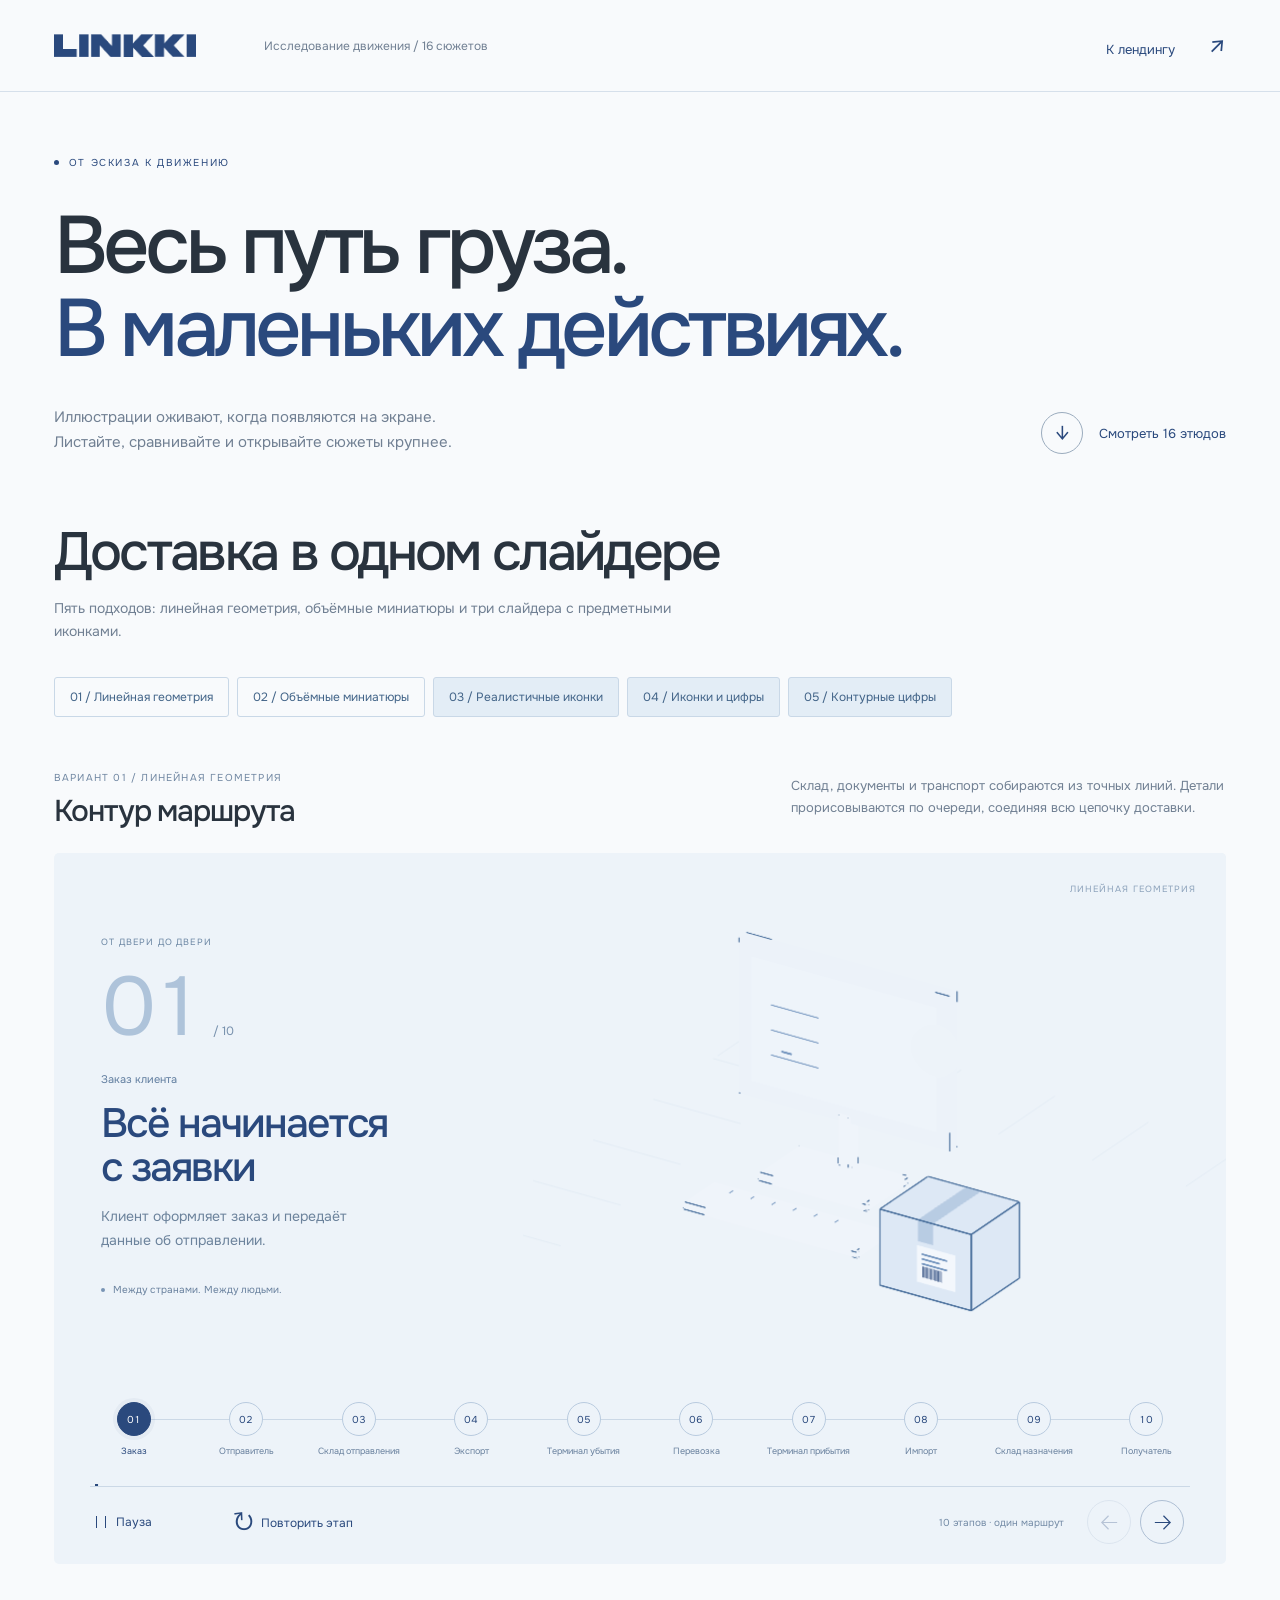
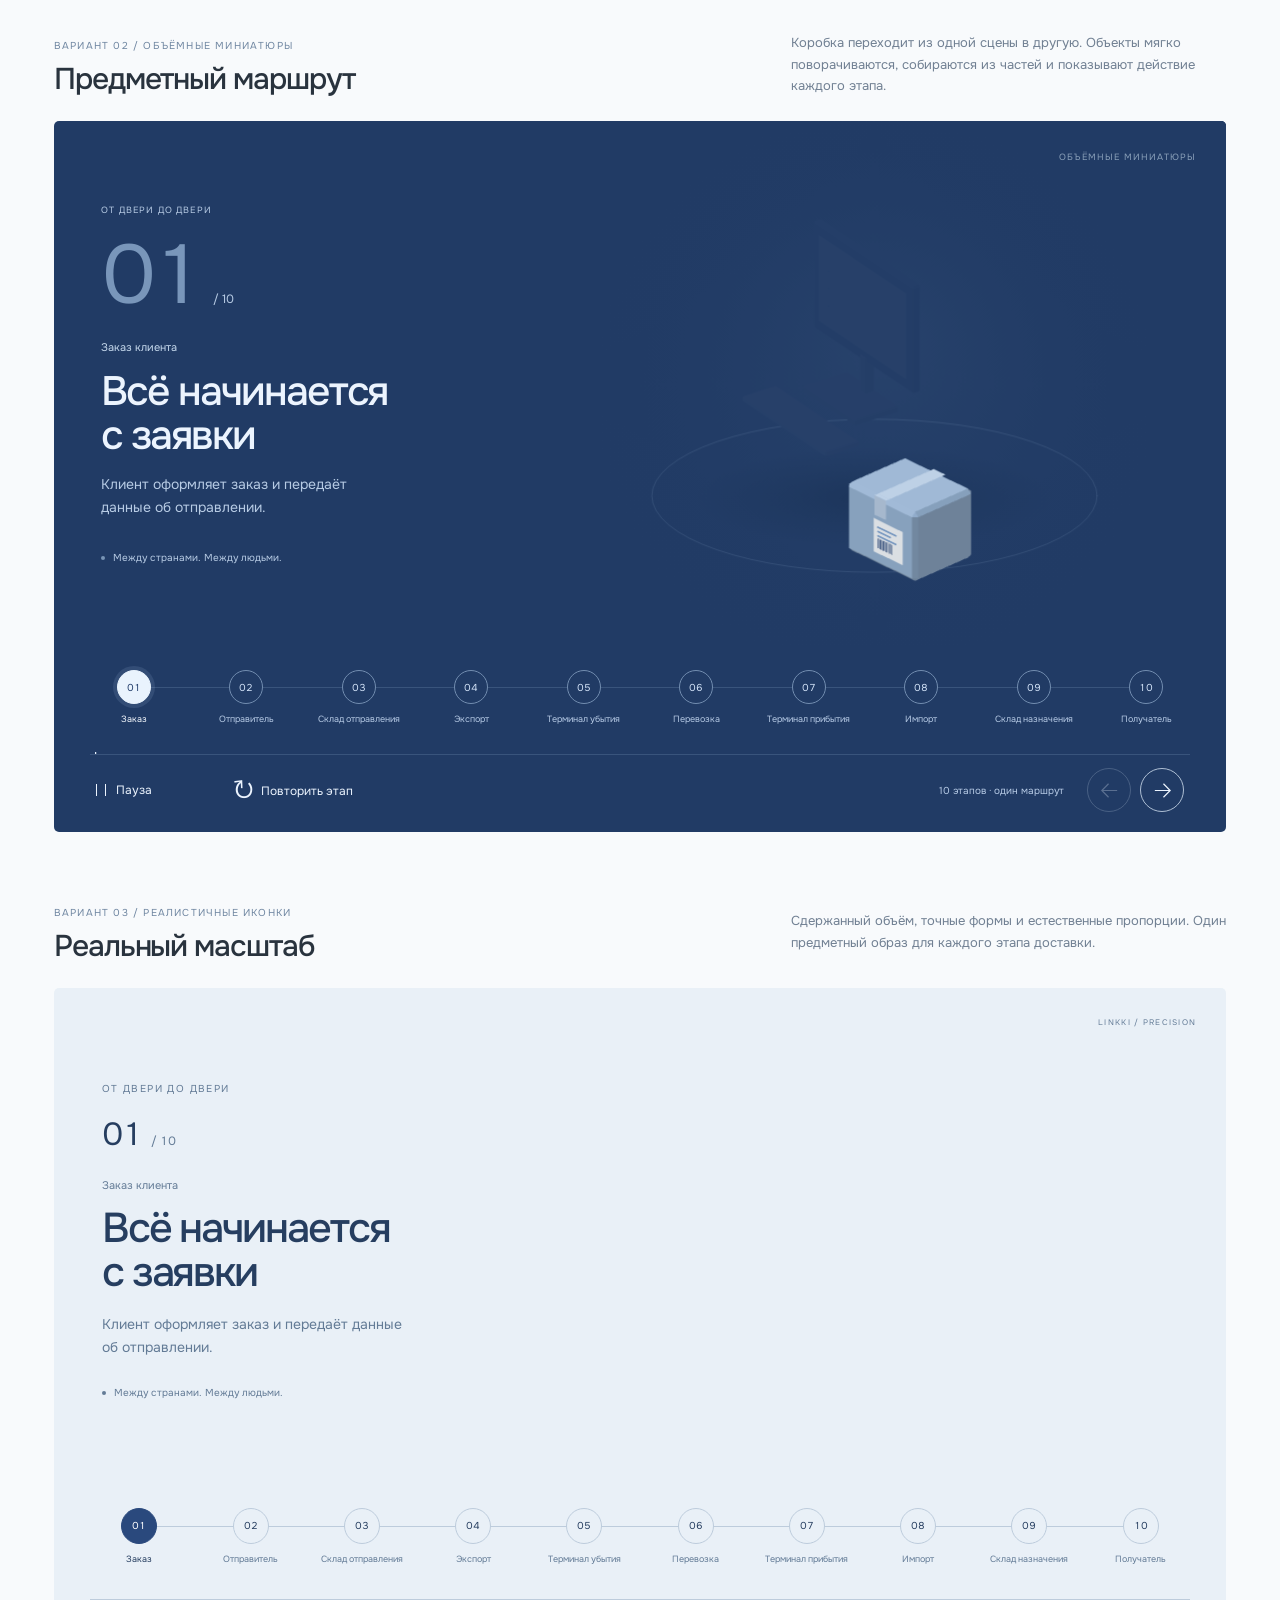
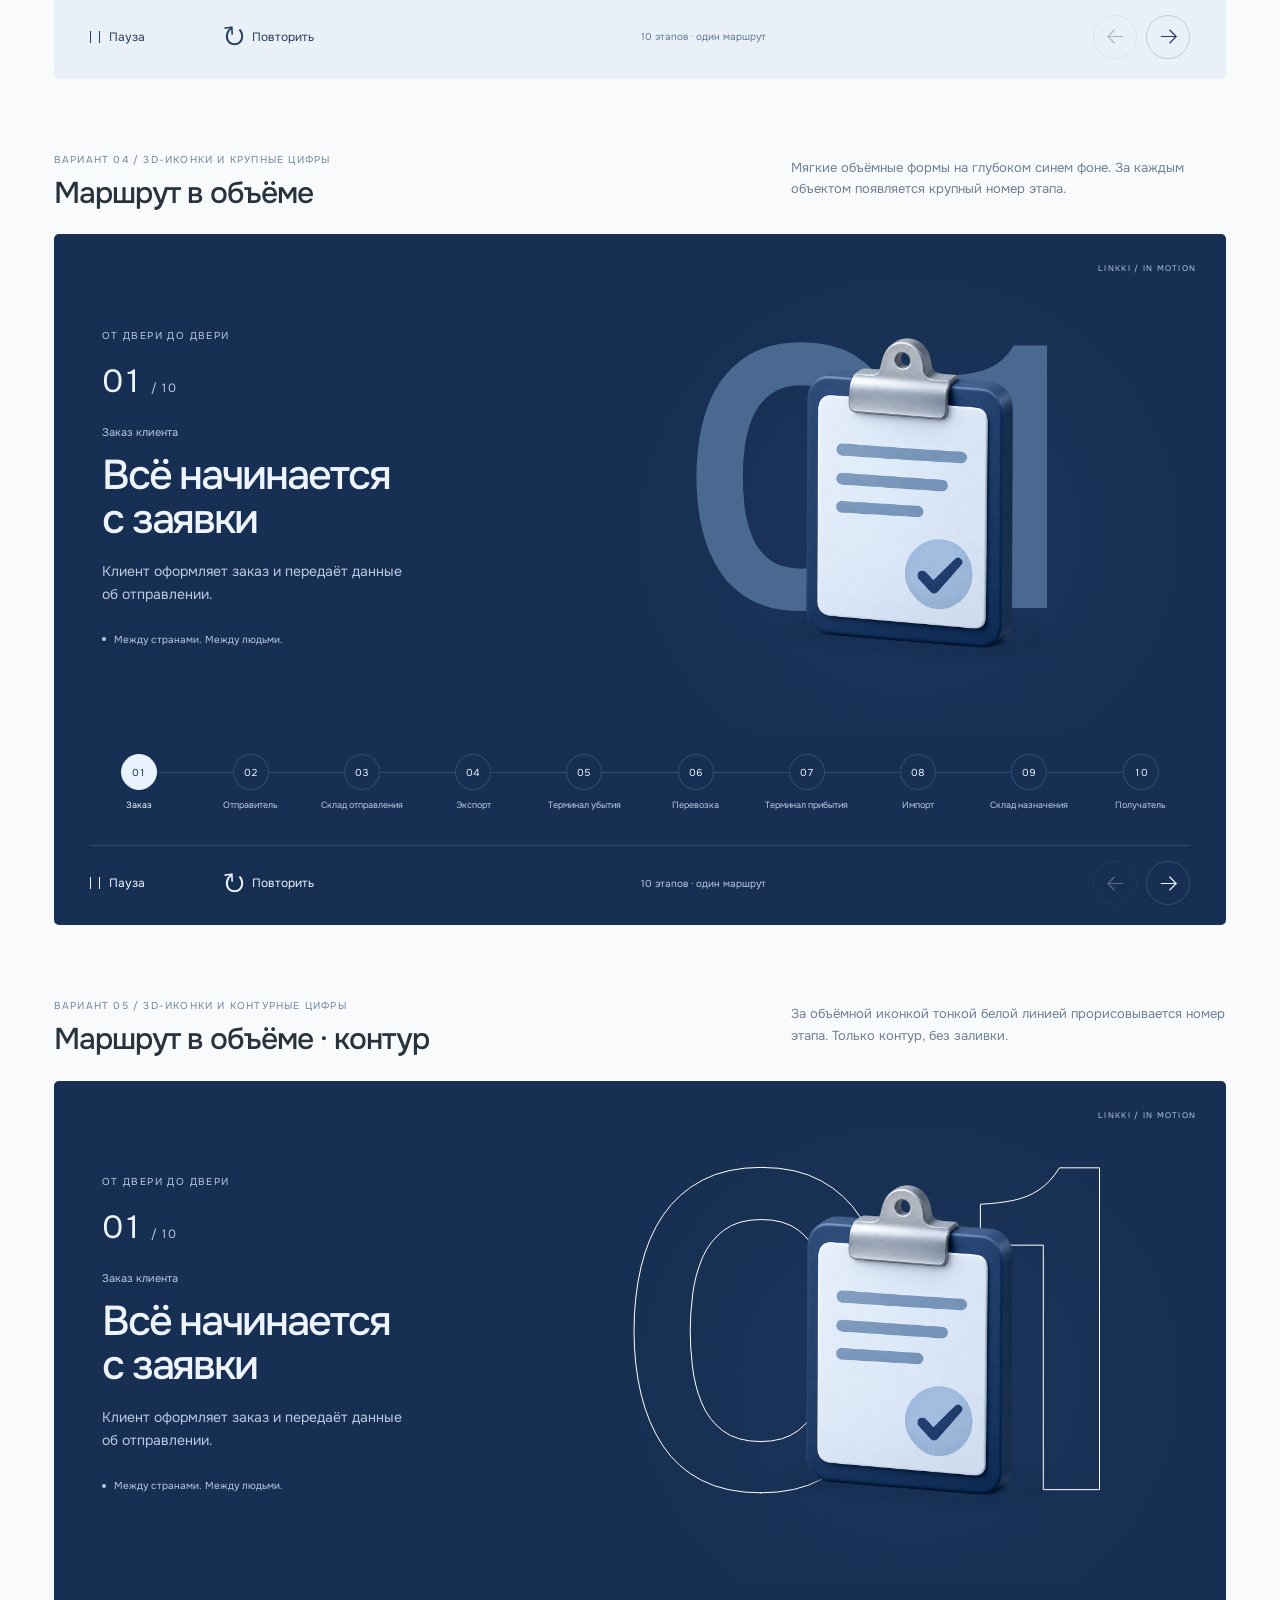
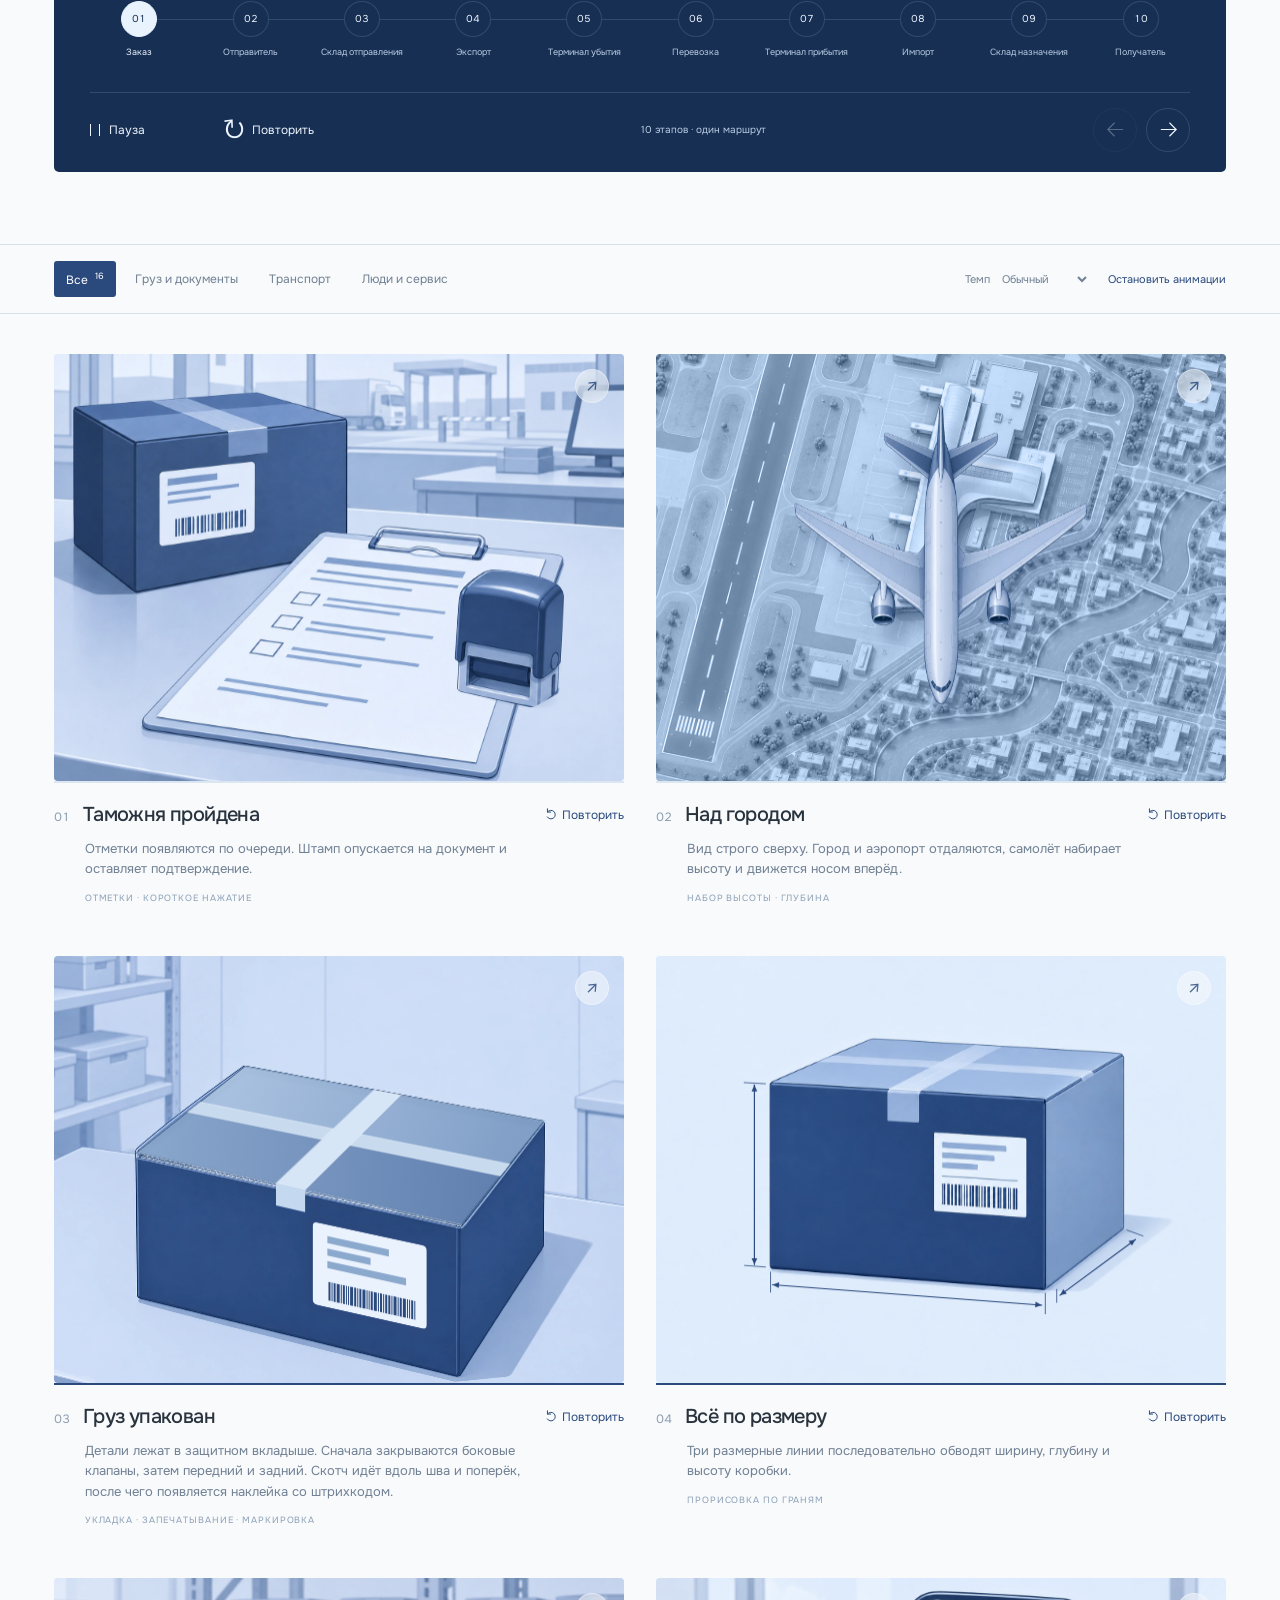
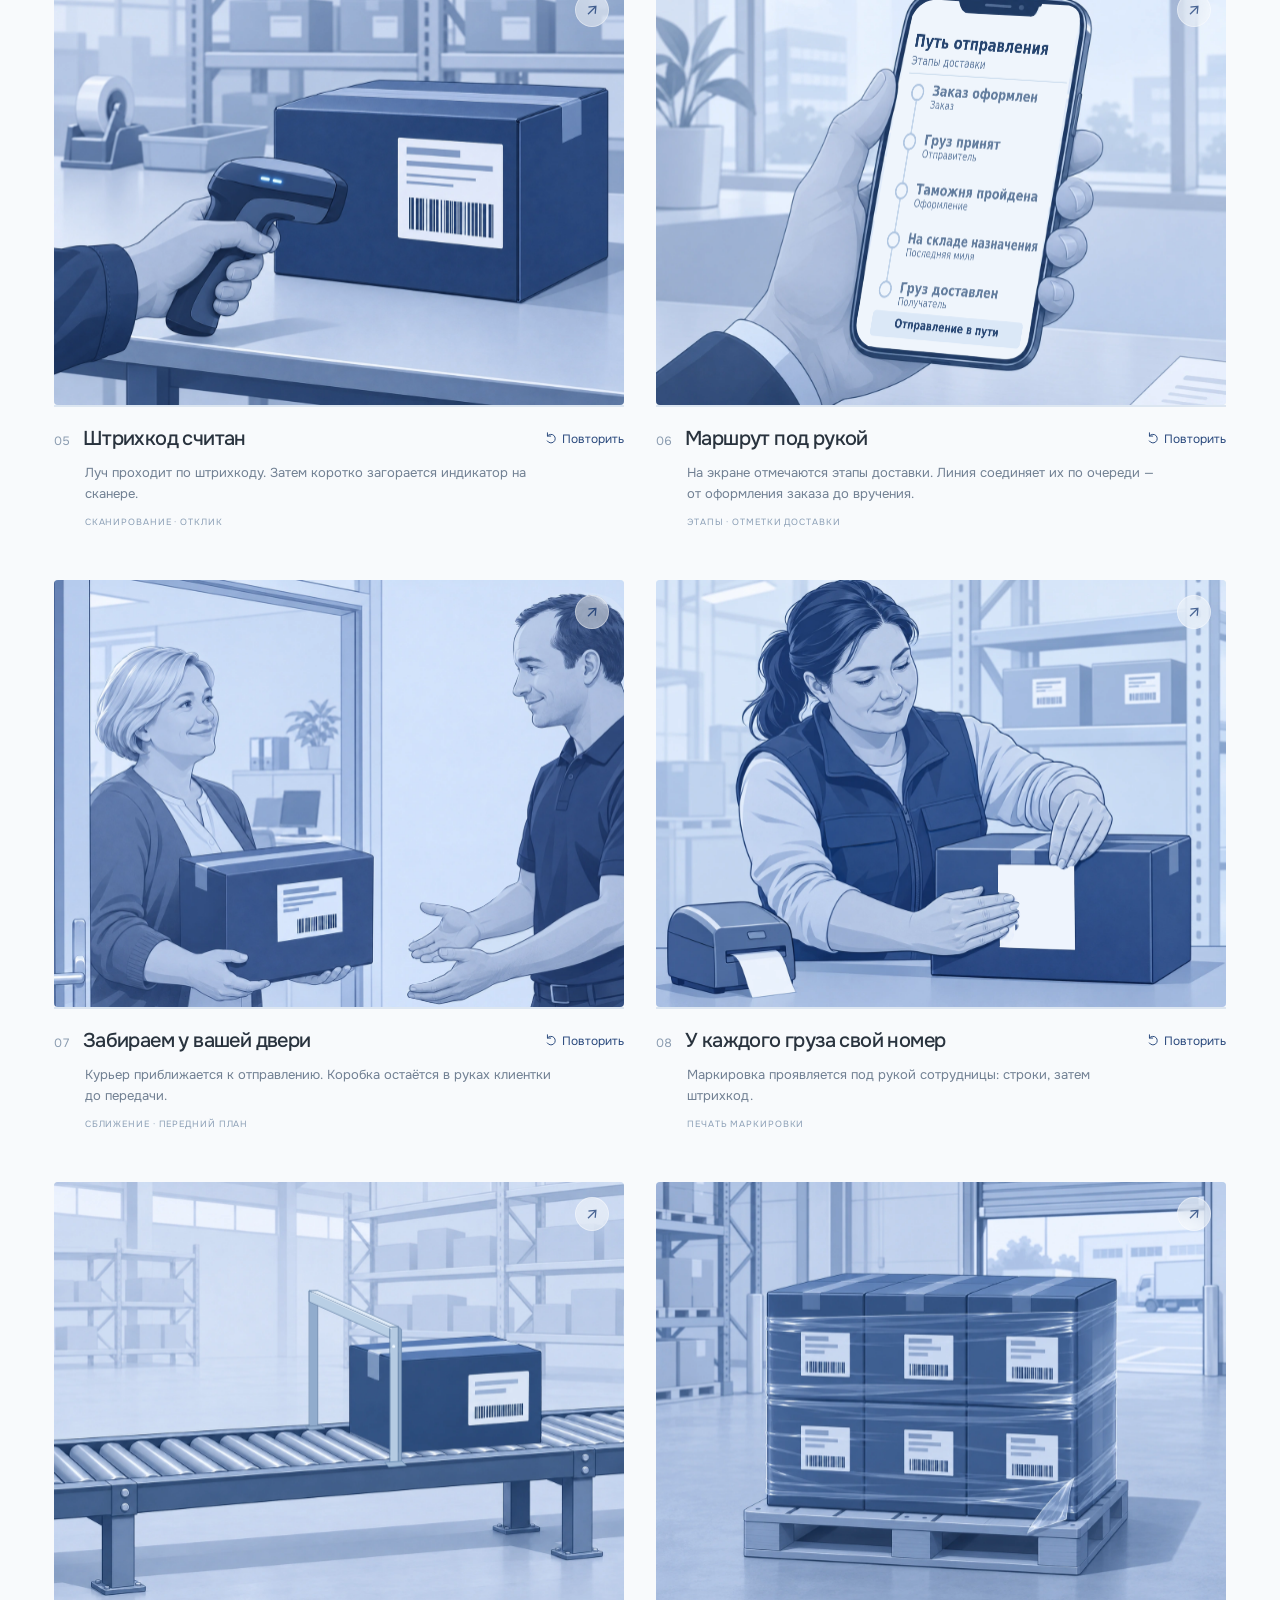
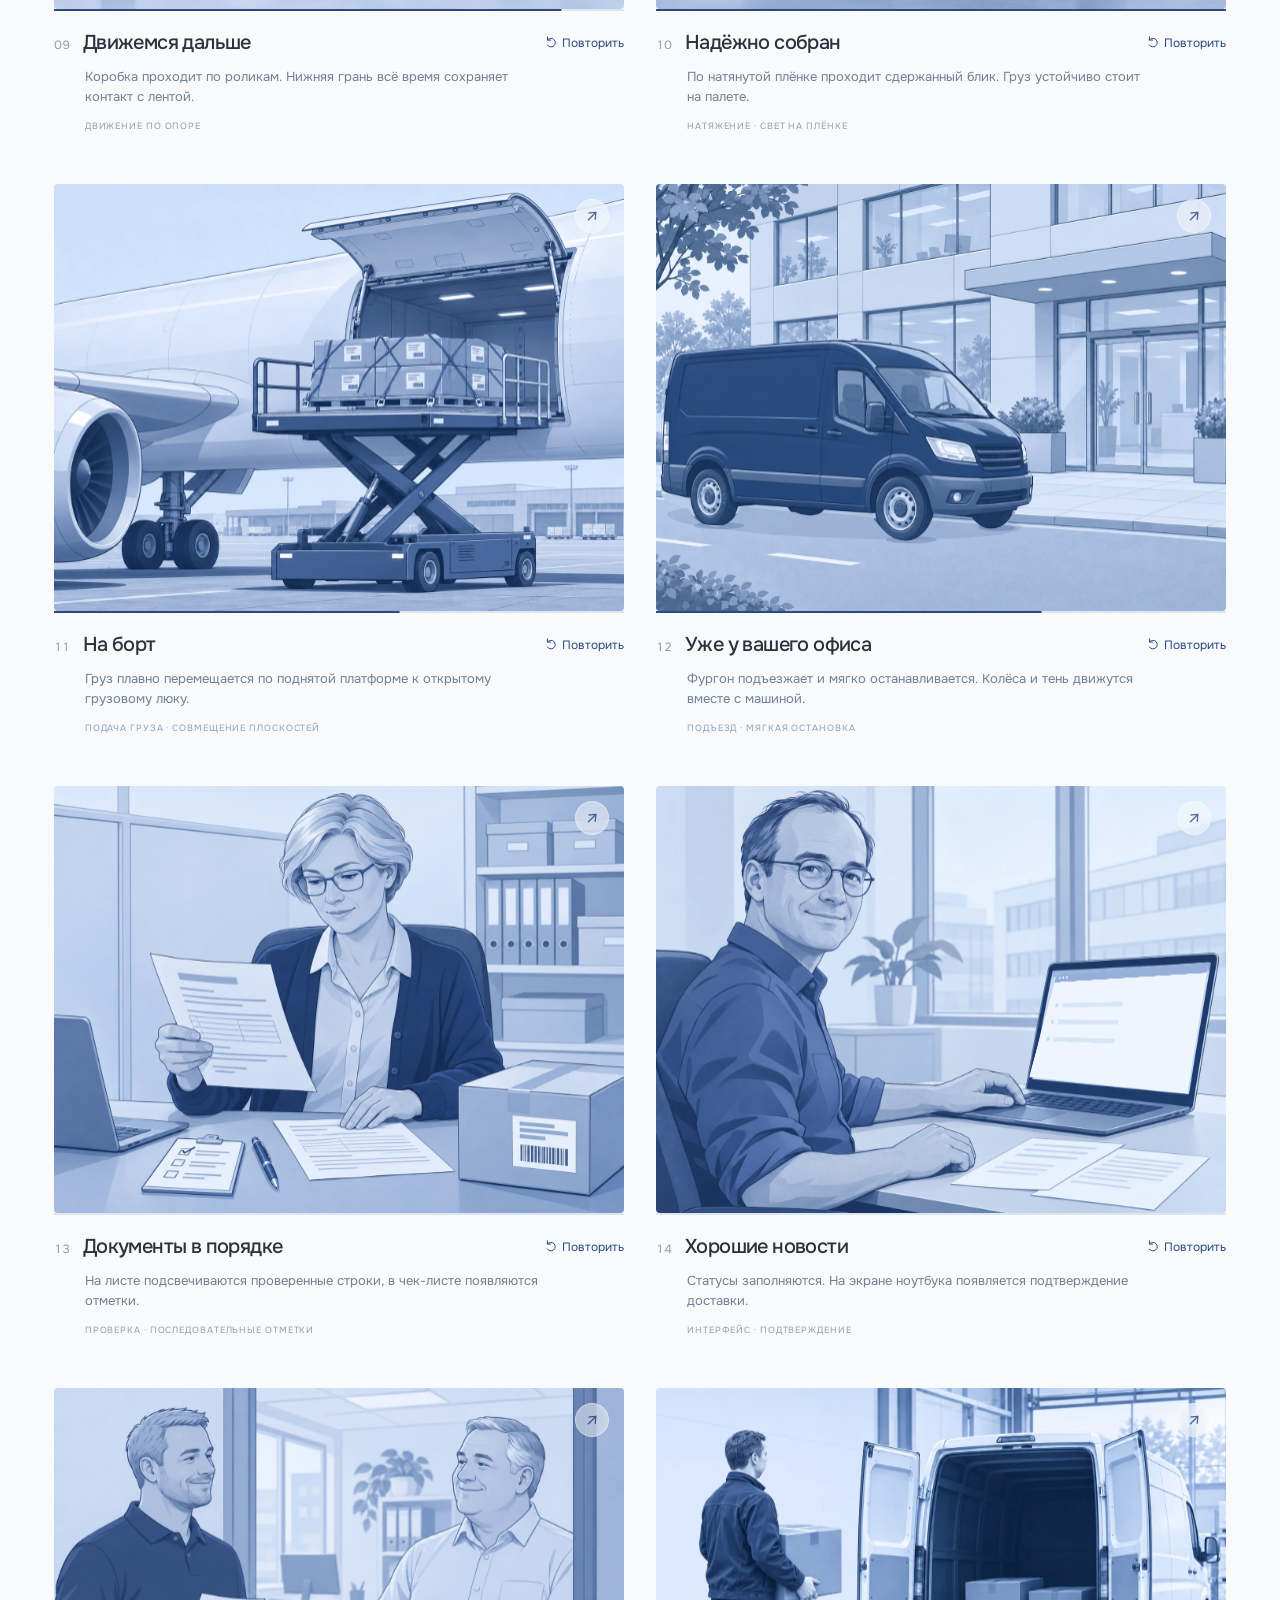
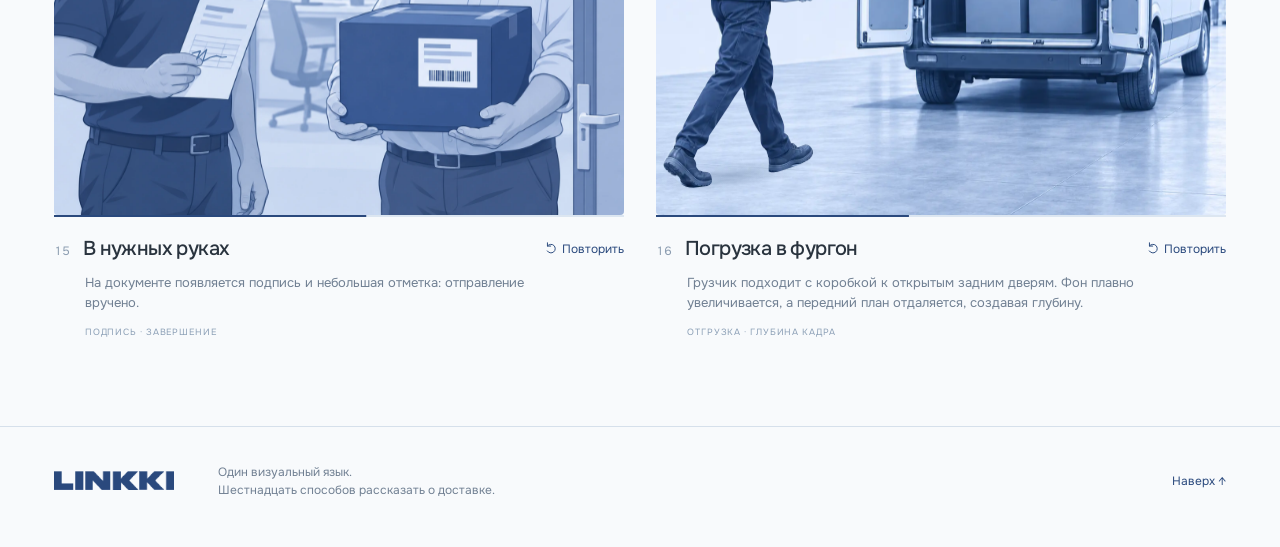
<file: animations/motion/index.html>
<!doctype html>
<html lang="ru">
<head><meta name="robots" content="noindex, nofollow">
  <meta charset="utf-8"><meta name="viewport" content="width=device-width,initial-scale=1">
  <title>LINKKI — 16 этюдов движения</title>
  <meta name="description" content="Шестнадцать иллюстрированных сюжетов LINKKI: короткие анимации при появлении на экране.">
  <link rel="icon" href="../assets/linkki-logo.png">
  <link rel="stylesheet" href="motion.css">
  <link rel="stylesheet" href="gallery.css">
  <link rel="stylesheet" href="delivery-sliders.css">
  <link rel="stylesheet" href="icon-sliders.css">
  <link rel="preload" as="image" href="assets/01.webp">
</head>
<body>
  <header class="header"><a class="brand" href="../" aria-label="LINKKI — основной лендинг"><img src="../assets/linkki-logo.png" width="158" height="26" alt="LINKKI"></a><span class="header-note">Исследование движения / 16 сюжетов</span><a class="back" href="../">К лендингу <span>↗</span></a></header>
  <main>
    <section class="intro">
      <div class="eyebrow"><span></span> От эскиза к движению</div>
      <h1>Весь путь груза.<br><em>В маленьких действиях.</em></h1>
      <div class="intro-bottom"><p>Иллюстрации оживают, когда появляются на экране.<br>Листайте, сравнивайте и открывайте сюжеты крупнее.</p><a class="start" href="#gallery"><span>↓</span> Смотреть 16 этюдов</a></div>
    </section>
    <section class="standalone-proposals" id="delivery-sliders"><header class="delivery-section-title"><h3>Доставка в одном слайдере</h3><p>Пять подходов: линейная геометрия, объёмные миниатюры и три слайдера с предметными иконками.</p></header><nav class="delivery-concept-links" aria-label="Варианты слайдеров"><a href="#concept-line">01 / Линейная геометрия</a><a href="#concept-solid">02 / Объёмные миниатюры</a><a href="#icon-slider-realistic">03 / Реалистичные иконки</a><a href="#icon-slider-dark">04 / Иконки и цифры</a><a href="#icon-slider-outline">05 / Контурные цифры</a></nav><div data-delivery-sliders></div><div id="icon-delivery-sliders" data-icon-sliders></div></section>
    <div class="motion-workbench" data-motion-gallery></div>
    <footer class="footer"><img src="../assets/linkki-logo.png" width="158" height="26" alt="LINKKI"><p>Один визуальный язык.<br>Шестнадцать способов рассказать о доставке.</p><a href="#">Наверх ↑</a></footer>
  </main>
  <noscript>Для просмотра анимаций включите JavaScript. Исходный лендинг доступен по ссылке вверху.</noscript>
  <script type="module" src="app.js"></script>
  <script type="module" src="delivery-sliders.js"></script>
  <script type="module" src="icon-sliders.js"></script>
</body>
</html>
</file>
<file: animations/motion/motion.css>
@font-face{font-family:Onest;src:url('../assets/onest-400.ttf') format('truetype');font-weight:400;font-display:swap}
@font-face{font-family:Onest;src:url('../assets/onest-500.ttf') format('truetype');font-weight:500;font-display:swap}
@font-face{font-family:Onest;src:url('../assets/onest-600.ttf') format('truetype');font-weight:600 900;font-display:swap}
:root{--ink:#29333e;--blue:#2a497d;--pale:#e9f3fd;--line:#d6e0eb;--muted:#718093;--paper:#f8fafc;color-scheme:light}
*{box-sizing:border-box}
html{scroll-behavior:smooth;scroll-padding-top:105px}
body{margin:0;background:var(--paper);color:var(--ink);font-family:Onest,Arial,sans-serif;font-size:16px;-webkit-font-smoothing:antialiased}
button,a,input{-webkit-tap-highlight-color:transparent}
a{color:inherit;text-decoration:none}
button{font:inherit;color:inherit}
button{cursor:pointer}
button:disabled{cursor:wait;opacity:.5}
:focus-visible{outline:2px solid var(--blue);outline-offset:5px}
.header{height:92px;padding:0 4.2vw;display:flex;align-items:center;gap:30px;border-bottom:1px solid var(--line)}
.brand img{display:block;width:142px;height:auto}
.header-note{font-size:12px;color:var(--muted);margin-left:38px}
.back{margin-left:auto;font-size:13px;color:var(--blue)}
.back span{font-size:24px;margin-left:30px}
.intro{padding:64px 4.2vw 54px}
.eyebrow{display:flex;align-items:center;gap:10px;color:var(--blue);text-transform:uppercase;font-size:10px;letter-spacing:.16em}
.eyebrow span{width:5px;height:5px;border-radius:50%;background:var(--blue)}
h1{font-size:clamp(45px,6.35vw,98px);font-weight:500;letter-spacing:-.058em;line-height:1.02;margin:36px 0 34px}
h1 em{font-style:normal;color:var(--blue)}
.intro-bottom{display:flex;justify-content:space-between;align-items:flex-end}
.intro-bottom p{margin:0;color:var(--muted);font-size:15px;line-height:1.65}
.start{display:flex;align-items:center;gap:16px;color:var(--blue);font-size:13px}
.start span{width:42px;height:42px;border:1px solid #9bacbe;border-radius:50%;display:grid;place-items:center;font-size:21px}
.footer{padding:36px 4.2vw 48px;border-top:1px solid var(--line);display:flex;align-items:center;gap:44px}
.footer img{width:120px;height:auto}
.footer p{font-size:12px;line-height:1.5;color:var(--muted);margin:0}
.footer a{margin-left:auto;font-size:12px;color:var(--blue)}
noscript{display:block;padding:40px}
@media(min-width:1700px){.header,.intro,.footer{padding-left:max(4.2vw,calc((100vw - 1720px)/2));padding-right:max(4.2vw,calc((100vw - 1720px)/2))}}
@media(max-width:1100px){.header-note{margin-left:0}}
@media(max-width:700px){.header{height:72px;padding-inline:22px}
.brand img{width:112px}
.header-note{display:none}
.back{font-size:11px}
.back span{margin-left:12px}
.intro{padding:44px 22px 32px}
.eyebrow{font-size:8px}
h1{font-size:43px;margin:28px 0;letter-spacing:-.06em}
.intro-bottom{display:block}
.intro-bottom p{font-size:12px}
.start{margin-top:24px;font-size:11px}
.start span{width:34px;height:34px}
.footer{padding:28px 22px;gap:20px;flex-wrap:wrap}
.footer img{width:104px}
.footer p{font-size:10px}
.footer a{font-size:11px}}
@media(prefers-reduced-motion:reduce){html{scroll-behavior:auto}
*,*::before,*::after{transition:none!important}}
</file>
<file: animations/motion/gallery.css>
.motion-workbench select{-webkit-tap-highlight-color:transparent}
.motion-workbench select{font:inherit;color:inherit}
.motion-workbench .toolbar{position:sticky;top:0;z-index:5;padding:16px 4.2vw;background:rgba(248,250,252,.96);backdrop-filter:blur(15px);display:flex;justify-content:space-between;gap:20px;border-block:1px solid var(--line)}
.motion-workbench .filters,.motion-workbench .view-controls{display:flex;align-items:center;gap:7px}
.motion-workbench .filter{border:0;background:transparent;padding:9px 12px;color:#718093;font-size:12px;border-radius:3px;white-space:nowrap}
.motion-workbench .filter.active{color:white;background:var(--blue)}
.motion-workbench .filter sup{font-size:9px;margin-left:4px}
.motion-workbench .view-controls{gap:18px;font-size:11px}
.motion-workbench .view-controls label{display:flex;align-items:center;gap:8px;color:var(--muted)}
.motion-workbench select{font-size:11px;background:transparent;border:0;max-width:158px}
.motion-workbench #motion-toggle{border:0;background:transparent;color:var(--blue);font-size:11px;padding:8px 0;white-space:nowrap}
.motion-workbench .gallery{padding:40px 4.2vw 88px;display:grid;grid-template-columns:repeat(2,minmax(0,1fr));gap:52px 32px}
.motion-workbench .card{min-width:0;scroll-margin-top:108px}
.motion-workbench .card[hidden]{display:none}
.motion-workbench .study-stage{position:relative;width:100%;aspect-ratio:4/3;background:#e2edf9;overflow:hidden;border-radius:4px;isolation:isolate}
.motion-workbench .study-stage canvas,.motion-workbench .study-stage .poster{position:absolute;inset:0;width:100%;height:100%;display:block}
.motion-workbench .study-stage .poster{object-fit:contain}
.motion-workbench .study-stage.ready .poster{visibility:hidden}
.motion-workbench .study-stage canvas{opacity:0}
.motion-workbench .study-stage.ready canvas{opacity:1}
.motion-workbench .study-stage .scene-expand{position:absolute;right:15px;top:15px;z-index:2;width:34px;height:34px;display:grid;place-items:center;border:1px solid #ffffff8f;background:#f8fafc9e;backdrop-filter:blur(8px);border-radius:50%;font-size:18px;color:var(--blue);opacity:.8}
.motion-workbench .scene-expand:hover{opacity:1;background:#fff}
.motion-workbench .study-stage .loading{position:absolute;left:15px;bottom:15px;background:#f8fafcce;color:var(--blue);font-size:10px;padding:5px 8px;border-radius:3px}
.motion-workbench .study-stage.ready .loading{display:none}
.motion-workbench .motion-line{height:2px;background:#dce6f1;overflow:hidden}
.motion-workbench .motion-line span{display:block;width:100%;height:100%;background:var(--blue);transform:scaleX(var(--progress,0));transform-origin:left}
.motion-workbench .card-meta{display:flex;justify-content:space-between;align-items:center;margin-top:18px;gap:12px}
.motion-workbench .title-group{display:flex;align-items:baseline;gap:13px}
.motion-workbench .number{font-variant-numeric:tabular-nums;font-size:12px;color:#8b9cb0}
.motion-workbench :is(h2,h4){font-size:20px;line-height:1.2;letter-spacing:-.03em;font-weight:500;margin:0}
.motion-workbench .replay{border:0;background:transparent;padding:6px 0 6px 8px;color:var(--blue);font-size:12px;white-space:nowrap}
.motion-workbench .replay svg{vertical-align:-2px;margin-right:4px}
.motion-workbench .card p{margin:10px 0 0 31px;max-width:470px;font-size:13px;line-height:1.55;color:var(--muted)}
.motion-workbench .card-tag{margin:12px 0 0 31px;font-size:9px;letter-spacing:.1em;text-transform:uppercase;color:#8a9eb5}
.motion-workbench dialog{padding:22px;border:0;border-radius:8px;background:var(--paper);width:min(1030px,94vw);max-height:95dvh;overflow:auto;color:var(--ink)}
.motion-workbench dialog::backdrop{background:rgba(22,38,61,.65);backdrop-filter:blur(8px)}
.motion-workbench .viewer-head{display:flex;justify-content:space-between;align-items:center;gap:20px;margin-bottom:18px}
.motion-workbench .viewer-head>div{display:flex;align-items:baseline;gap:13px}
.motion-workbench .viewer-head span{color:var(--muted);font-size:12px}
.motion-workbench .close{background:none;border:0;font-size:20px;color:var(--blue);padding:8px}
.motion-workbench .viewer-stage{max-width:900px;margin:auto}
.motion-workbench .viewer-stage .study-stage{max-height:64dvh;aspect-ratio:4/3;width:auto;margin:auto}
.motion-workbench .viewer-stage .scene-expand{display:none}
.motion-workbench .viewer-controls{display:flex;align-items:center;gap:16px;margin-top:20px}
.motion-workbench .viewer-controls button{border:1px solid var(--line);border-radius:3px;padding:9px 15px;background:white;color:var(--blue);font-size:12px}
.motion-workbench .viewer-controls label,.motion-workbench .viewer-controls output{font-size:11px;color:var(--muted);white-space:nowrap}
.motion-workbench #viewer-progress{flex:1;min-width:40px;accent-color:var(--blue)}
.motion-workbench #viewer-percent{width:33px;text-align:right;font-variant-numeric:tabular-nums}
.motion-workbench #viewer-description{margin:15px 0 0;color:var(--muted);font-size:12px;line-height:1.5}
@media(min-width:1700px){.motion-workbench .gallery{grid-template-columns:repeat(3,minmax(0,1fr))}
.motion-workbench .toolbar,.motion-workbench .gallery{padding-left:max(4.2vw,calc((100vw - 1720px)/2));padding-right:max(4.2vw,calc((100vw - 1720px)/2))}}
@media(max-width:1100px){.motion-workbench .toolbar{flex-wrap:wrap;gap:12px}
.motion-workbench .view-controls{width:100%;justify-content:space-between}
.motion-workbench .gallery{gap:40px 24px}
.motion-workbench :is(h2,h4){font-size:17px}
.motion-workbench .card p{font-size:12px}}
@media(max-width:700px){.motion-workbench .toolbar{padding:12px 15px;gap:10px}
.motion-workbench .filters{gap:2px;overflow:auto;width:100%;padding-bottom:2px}
.motion-workbench .filter{font-size:10px;padding:8px;flex-shrink:0}
.motion-workbench .view-controls{padding-inline:7px;font-size:10px}
.motion-workbench .view-controls select,.motion-workbench #motion-toggle{font-size:10px}
.motion-workbench .gallery{grid-template-columns:1fr;padding:26px 20px 50px;gap:36px}
.motion-workbench .card-meta{margin-top:14px}
.motion-workbench :is(h2,h4){font-size:18px}
.motion-workbench .card p{margin-left:27px;font-size:12px}
.motion-workbench .card-tag{margin-left:27px}
.motion-workbench .title-group{gap:10px}
.motion-workbench .number{font-size:11px}
.motion-workbench .replay{font-size:11px}
.motion-workbench dialog{padding:14px;max-height:94dvh}
.motion-workbench .viewer-head h2{font-size:16px}
.motion-workbench .viewer-stage .study-stage{max-height:none;width:100%}
.motion-workbench .viewer-controls{gap:9px;flex-wrap:wrap}
.motion-workbench .viewer-controls button{padding:8px 10px}
.motion-workbench .viewer-controls label{margin-left:auto}
.motion-workbench .viewer-controls input{flex-basis:52%}}
.motion-workbench button:disabled{cursor:wait;opacity:.5}
.motion-workbench .study-stage[data-scene="3"]:not(.ready) .poster{visibility:hidden}
</file>
<file: animations/motion/delivery-sliders.css>
.delivery-proposals{padding-block:clamp(36px,6vw,80px)}
.delivery-section-title{margin-bottom:35px}
.delivery-section-title h3{font-size:clamp(30px,4.2vw,56px);font-weight:500;letter-spacing:-.05em;line-height:1.06;margin:16px 0}
.delivery-section-title>p{font-size:14px;line-height:1.6;color:#718093;max-width:650px}
.delivery-proposal{margin-top:48px;scroll-margin-top:100px}
.delivery-proposal+.delivery-proposal{margin-top:68px}
.delivery-proposal-head{display:flex;align-items:center;justify-content:space-between;gap:35px;margin-bottom:24px}
.delivery-proposal-name>span{font-size:10px;letter-spacing:.12em;color:#6f86a1;text-transform:uppercase}
.delivery-proposal-name h4{font-weight:500;font-size:30px;letter-spacing:-.035em;line-height:1.15;margin:8px 0 0}
.delivery-proposal-head>p{max-width:435px;margin:0;font-size:13px;line-height:1.65;color:#718093}
.delivery-slider{--dwell:0;--step:0;--ink:#2a497d;--line:#cbd8e6;background:#edf3f9;color:var(--ink);overflow:hidden;border-radius:5px}
.delivery-slider button{font:inherit;cursor:pointer;border:0;color:inherit;background:none}
.delivery-deck{display:grid;grid-template-columns:minmax(0,.8fr) minmax(0,1.2fr);min-height:470px}
.delivery-copy{padding:clamp(28px,3.7vw,55px);position:relative;display:flex;flex-direction:column;align-items:flex-start;justify-content:center;min-width:0}
.delivery-category{font-size:9px;letter-spacing:.13em;margin:0 0 18px;color:#6b86a3}
.delivery-count{display:flex;align-items:baseline;gap:12px;line-height:1;margin-bottom:22px}
.delivery-count strong{font-size:clamp(50px,6.5vw,98px);font-weight:400;letter-spacing:-.075em;font-variant-numeric:tabular-nums;color:#aec3da}
.delivery-count>span{font-size:12px;color:#7891ad}
.delivery-copy-body{min-height:190px}
.delivery-step-title{font-size:11px;line-height:1.5;margin:0 0 13px;color:#607d9f}
.delivery-copy h5{font-weight:500;font-size:clamp(29px,3.2vw,46px);letter-spacing:-.05em;line-height:1.08;margin:0 0 16px;text-wrap:balance}
.delivery-description{max-width:32ch;font-size:14px;line-height:1.65;margin:0;color:#6c839c}
.delivery-completion{display:flex;align-items:center;gap:8px;font-size:10px;color:#69819e;margin-top:22px}
.delivery-completion>span{width:4px;height:4px;background:#7894b5;border-radius:50%}
.delivery-visual{position:relative;display:flex;align-items:center;min-width:0;overflow:hidden;touch-action:pan-y;isolation:isolate;background:#edf3f9}
.delivery-visual canvas{display:block;width:100%;height:auto;aspect-ratio:4/3}
.delivery-visual-caption{position:absolute;top:30px;right:30px;font-size:9px;letter-spacing:.12em;color:#8ba1ba;text-transform:uppercase}
.delivery-stops{position:relative;isolation:isolate;display:grid;grid-template-columns:repeat(10,minmax(0,1fr));margin:0 24px;padding:22px 0 14px}
.delivery-stops:before,.delivery-stops:after{content:"";position:absolute;left:5%;right:5%;top:39px;height:1px;background:var(--line);z-index:-1}
.delivery-stops:after{background:#6788af;transform:scaleX(var(--step));transform-origin:left;transition:transform .9s cubic-bezier(.22,.68,.12,1)}
.delivery-stop{display:flex;align-items:center;flex-direction:column;gap:9px;min-width:0;padding:0 3px;position:relative}
.delivery-stop-dot{display:grid;place-items:center;width:34px;height:34px;border:1px solid #b9cbdf;border-radius:50%;background:#edf3f9;font-size:10px;font-variant-numeric:tabular-nums;transition:background .3s,color .3s,box-shadow .3s}
.delivery-stop[aria-current] .delivery-stop-dot{background:#2a497d;color:white;border-color:#2a497d;box-shadow:0 0 0 4px #2a497d0c}
.delivery-stop.is-complete .delivery-stop-dot{background:#d3e1ef;border-color:#9cb4ce}
.delivery-stop-text{font-size:9px;line-height:1.4;min-height:27px;text-align:center;max-width:85px;color:#69819e}
.delivery-stop[aria-current] .delivery-stop-text{color:#2a497d}
.delivery-controls{display:flex;align-items:center;gap:23px;padding:13px 6px 20px;border-top:1px solid var(--line);margin:0 36px}
.delivery-controls button{font-size:12px;min-height:44px;padding:0}
.delivery-play{display:flex;align-items:center;gap:10px;min-width:114px}
.delivery-play-mark{width:10px;height:12px;border-style:solid;border-width:0 1.5px;position:relative}
.delivery-play:not([data-playing=true]) .delivery-play-mark{border:0}
.delivery-play:not([data-playing=true]) .delivery-play-mark:after{content:"";position:absolute;left:1px;top:1px;border:5px solid transparent;border-left:8px solid currentColor;border-right:0}
.delivery-replay>span:first-child{font-size:22px;vertical-align:-2px;margin-right:4px}
.delivery-gesture{margin-left:auto;font-size:10px;color:#748ba6}
.delivery-arrows{display:flex;gap:9px}
.delivery-arrows button{width:44px;border:1px solid #aebfd4;border-radius:50%;display:grid;place-items:center;transition:background .2s}
.delivery-arrows button:hover:enabled{background:#d5e2f0}
.delivery-arrows button:disabled{opacity:.28;cursor:default}
.delivery-arrows svg{width:23px;height:23px}
.delivery-prev svg{transform:rotate(180deg)}
.delivery-announcement{position:absolute;width:1px;height:1px;overflow:hidden;clip-path:inset(50%)}
.delivery-stop[aria-current]:after{content:"";position:absolute;left:15%;right:15%;bottom:-14px;height:2px;background:#2a497d;transform:scaleX(var(--dwell));transform-origin:left}
.delivery-solid .delivery-slider{--line:#6b86aa55;background:#213b65;color:#ecf4fe}
.delivery-solid .delivery-visual{background:#213b65}
.delivery-solid .delivery-category,.delivery-solid .delivery-completion,.delivery-solid .delivery-description,.delivery-solid .delivery-count>span{color:#b7cbe4}
.delivery-solid .delivery-step-title{color:#c6d9ed}.delivery-solid .delivery-count strong{color:#7996ba}
.delivery-solid .delivery-stops:after{background:#bdd3ec}
.delivery-solid .delivery-stop-dot{background:#213b65;border-color:#728db0;color:#d3e3f8}
.delivery-solid .delivery-stop-text,.delivery-solid .delivery-gesture{color:#b6cae5}
.delivery-solid .delivery-stop.is-complete .delivery-stop-dot{background:#3d5d89;border-color:#7798c1}
.delivery-solid .delivery-stop[aria-current] .delivery-stop-dot{background:#e9f3fd;color:#223e6b;border-color:#e9f3fd;box-shadow:0 0 0 4px #afc6ea20}
.delivery-solid .delivery-stop[aria-current] .delivery-stop-text{color:#f6faff}
.delivery-solid .delivery-stop[aria-current]:after{background:#e9f3fd}
.delivery-solid .delivery-arrows button:hover:enabled{background:#4c6d993d}
.delivery-slider :focus-visible{outline:2px solid #6e9bc9;outline-offset:4px}
.delivery-solid .delivery-slider :focus-visible{outline-color:#d3e5f8}
.standalone-proposals{margin:0 4.2vw 72px}
@media(max-width:1000px){.delivery-copy{padding:30px}.delivery-copy h5{font-size:33px}.delivery-description{font-size:13px}.delivery-gesture{display:none}.delivery-arrows{margin-left:auto}.delivery-controls{margin:0 25px}.delivery-deck{min-height:430px}.delivery-visual-caption{right:22px}}
@media(max-width:700px){
 .delivery-proposal-head{display:block;margin-bottom:18px}.delivery-proposal-head>p{font-size:12px;margin-top:12px;max-width:42ch}
 .delivery-proposal-name h4{font-size:25px}.delivery-proposal+.delivery-proposal{margin-top:45px}.delivery-proposal-name>span{font-size:8px}
 .delivery-deck{display:flex;flex-direction:column;min-height:0}
 .delivery-copy{padding:24px 23px 0;min-height:236px;justify-content:flex-start}
 .delivery-category{font-size:8px;margin-bottom:17px}
 .delivery-count{position:absolute;right:23px;top:22px;gap:6px;margin:0}.delivery-count strong{font-size:36px}.delivery-count>span{font-size:9px}
 .delivery-step-title{font-size:10px;max-width:77%;min-height:30px;margin:0 0 10px}
 .delivery-copy h5{font-size:29px;max-width:270px;margin-bottom:12px}
 .delivery-copy-body{min-height:170px;width:100%}.delivery-description{font-size:12px;line-height:1.65;max-width:35ch}.delivery-completion{display:none}
 .delivery-visual{width:100%;aspect-ratio:4/3;min-height:0}.delivery-visual-caption{top:12px;right:22px;font-size:7px}
 .delivery-stops{margin:0 15px;padding:15px 0 12px;grid-template-columns:repeat(10,64px);overflow-x:auto;scrollbar-width:none;scroll-snap-type:x proximity}
 .delivery-stops::-webkit-scrollbar{display:none}.delivery-stops:before,.delivery-stops:after{left:32px;right:auto;top:32px;width:576px}
 .delivery-stop{scroll-snap-align:center}.delivery-stop-text{font-size:8px;max-width:64px}.delivery-stop-dot{width:34px;height:34px}
 .delivery-controls{gap:12px;margin:0 18px;padding:8px 0 12px}.delivery-controls button{font-size:12px}.delivery-play{min-width:105px;gap:8px}
 .delivery-arrows{margin-left:auto;gap:7px}.delivery-arrows button{width:44px;min-height:44px}.delivery-arrows svg{width:20px;height:20px}.delivery-replay span:last-child{display:none}
 .standalone-proposals{margin:0 20px 40px}
}
@media(prefers-reduced-motion:reduce){.delivery-stops:after{transition:none}}
</file>
<file: animations/motion/icon-sliders.css>
.delivery-concept-links{display:flex;flex-wrap:wrap;gap:8px;margin:26px 0 35px}
.delivery-concept-links a{font-size:12px;color:#426488;padding:11px 15px;border:1px solid #c9d8e7;border-radius:3px;transition:background .2s}
.delivery-concept-links a:hover{background:#e3edf6}
.delivery-concept-links a:nth-child(n+3){background:#e3edf6}
[data-icon-sliders]{scroll-margin-top:105px}
.icon-proposal{margin-top:68px;scroll-margin-top:105px}
.icon-route{--icon-step:0;--icon-dwell:0;--icon-bg:#e9f0f7;--icon-line:#bdccdc;--icon-ink:#263e60;--icon-muted:#637b96;position:relative;background:var(--icon-bg);color:var(--icon-ink);border-radius:5px;overflow:hidden}
.icon-route button{font:inherit;color:inherit;cursor:pointer;border:0;background:none}
.icon-route-deck{display:grid;grid-template-columns:minmax(0,.92fr) minmax(0,1.08fr);min-height:500px}
.icon-route-copy{padding:46px 24px 40px 48px;display:flex;align-items:flex-start;justify-content:center;flex-direction:column;min-width:0}
.icon-route-eyebrow{font-size:10px;letter-spacing:.14em;color:var(--icon-muted);margin:0 0 24px}
.icon-route-count{display:flex;align-items:baseline;gap:9px;margin:0 0 26px;font-variant-numeric:tabular-nums;line-height:1}
.icon-route-count strong{font-size:32px;font-weight:400;letter-spacing:-.06em}.icon-route-count>span{font-size:12px;color:var(--icon-muted)}
.icon-route-text{min-height:185px;max-width:360px}
.icon-route-stage{font-size:11px;line-height:1.6;color:var(--icon-muted);margin:0 0 12px;min-height:18px}
.icon-route-text h5{font-size:clamp(30px,3.25vw,48px);font-weight:500;letter-spacing:-.05em;line-height:1.06;text-wrap:balance;margin:0 0 18px}
.icon-route-description{font-size:14px;line-height:1.65;color:var(--icon-muted);margin:0;max-width:34ch}
.icon-route-caption{display:flex;align-items:center;gap:8px;font-size:10px;color:var(--icon-muted);margin-top:24px}
.icon-route-caption i{width:4px;height:4px;border-radius:50%;background:currentColor}
.icon-route-visual{position:relative;min-width:0;min-height:450px;isolation:isolate;overflow:hidden;touch-action:pan-y}
.icon-route-visual-label{position:absolute;top:29px;right:30px;z-index:3;font-size:8px;letter-spacing:.16em;color:var(--icon-muted)}
.icon-route-frames{position:absolute;inset:0;isolation:isolate}
.icon-route-frame{position:absolute;inset:0;display:grid;place-items:center}
.icon-route-image{position:absolute;inset:10% 8%;width:84%;height:80%;object-fit:contain;z-index:2;transform-origin:50% 54%;user-select:none;-webkit-user-drag:none;pointer-events:none}
.icon-route-number{position:absolute;inset:0;display:flex;justify-content:center;align-items:center;z-index:0;color:#6884ab;font-size:clamp(190px,29vw,440px);font-weight:600;line-height:1;letter-spacing:-.09em;font-variant-numeric:tabular-nums;padding-right:.09em;text-shadow:none;pointer-events:none;user-select:none}
.icon-route-stops{position:relative;display:grid;grid-template-columns:repeat(10,minmax(0,1fr));gap:0;margin:0 30px;isolation:isolate;padding:20px 0 19px;scrollbar-width:none}
.icon-route-stops::-webkit-scrollbar{display:none}
.icon-route-stops:before,.icon-route-stops:after{content:"";position:absolute;z-index:-1;top:38px;left:5%;right:5%;height:1px;background:var(--icon-line)}
.icon-route-stops:after{background:var(--icon-ink);transform:scaleX(var(--icon-step));transform-origin:left;transition:transform .44s cubic-bezier(.2,.7,.2,1)}
.icon-route-stops button{display:flex;flex-direction:column;align-items:center;gap:9px;position:relative;padding:0 3px;min-width:0;scroll-snap-align:center}
.icon-route-dot{display:grid;place-items:center;width:36px;height:36px;border-radius:50%;border:1px solid var(--icon-line);background:var(--icon-bg);font-size:10px;font-variant-numeric:tabular-nums;transition:background .25s,color .25s}
.icon-route-stops [data-complete] .icon-route-dot{background:#d3dfeb}
.icon-route-stops [aria-current] .icon-route-dot{color:#fff;background:#2a497d;border-color:#2a497d}
.icon-route-stop-name{max-width:88px;min-height:27px;text-align:center;font-size:9px;line-height:1.4;color:var(--icon-muted)}
.icon-route-stops [aria-current] .icon-route-stop-name{color:var(--icon-ink)}
.icon-route-stops [aria-current]:after{content:"";position:absolute;bottom:-15px;height:2px;left:15%;right:15%;background:var(--icon-ink);transform:scaleX(var(--icon-dwell));transform-origin:left}
.icon-route-controls{display:flex;align-items:center;gap:23px;margin:0 36px;padding:15px 0 20px;border-top:1px solid var(--icon-line)}
.icon-route-controls button{min-height:44px;padding:0;font-size:12px}
.icon-route-play{display:flex;align-items:center;gap:9px;min-width:110px}
.icon-route-play-symbol{width:10px;height:12px;border-style:solid;border-width:0 1.5px;position:relative}
.icon-route-play:not([data-playing=true]) .icon-route-play-symbol{border:0}
.icon-route-play:not([data-playing=true]) .icon-route-play-symbol:after{content:"";position:absolute;inset:1px auto auto 1px;border:5px solid transparent;border-right:0;border-left:8px solid currentColor}
.icon-route-repeat{display:flex;align-items:center;gap:7px}.icon-route-repeat>span:first-child{font-size:23px;line-height:1}
.icon-route-hint{margin-left:auto;color:var(--icon-muted);font-size:10px}
.icon-route-arrows{display:flex;gap:9px;margin-left:auto}
.icon-route-arrows button{display:grid;place-items:center;width:44px;border:1px solid var(--icon-line);border-radius:50%;transition:background .2s}
.icon-route-arrows button:hover:enabled{background:#ffffff55}.icon-route-arrows button:disabled{opacity:.3;cursor:default}
.icon-route-arrows svg{width:23px;height:23px}.icon-route-prev svg{transform:rotate(180deg)}
.icon-route :focus-visible{outline:2px solid #7298c5;outline-offset:3px}
.icon-route-status{position:absolute;width:1px;height:1px;overflow:hidden;clip-path:inset(50%)}
.icon-proposal--soft .icon-route{--icon-bg:#172f53;--icon-ink:#edf4fd;--icon-muted:#b8cbe2;--icon-line:#59769966}
.icon-proposal--soft .icon-route-visual{background:radial-gradient(ellipse at 50% 60%,#2d4b7433,transparent 67%)}
.icon-proposal--soft .icon-route-number{color:#496991}
.icon-proposal--outline .icon-route-number--outline{inset:0;width:94%;height:88%;margin:auto;padding:0;display:block;overflow:visible;fill:none;transform-origin:50% 50%}
.icon-proposal--outline .icon-route-number--outline path{fill:none;stroke:#fff}
.icon-proposal--soft .icon-route-image{inset:15% 12% 9%;width:76%;height:76%}
.icon-proposal--soft .icon-route-stops [data-complete] .icon-route-dot{background:#304c70}
.icon-proposal--soft .icon-route-stops [aria-current] .icon-route-dot{background:#e9f3fd;color:#172f53;border-color:#e9f3fd}
.icon-proposal--soft .icon-route-arrows button:hover:enabled{background:#ffffff12}
@media(min-width:1450px){.icon-route-visual{min-height:520px}.icon-route-copy{padding-left:60px}}
@media(max-width:1000px){.icon-route-copy{padding:34px 20px 34px 30px}.icon-route-deck{min-height:460px}.icon-route-visual{min-height:420px}.icon-route-hint{display:none}}
@media(max-width:700px){
 .delivery-concept-links{gap:6px}.delivery-concept-links a{font-size:10px;padding:10px 11px}
 .icon-proposal{margin-top:48px}.icon-route-deck{display:flex;flex-direction:column;min-height:0}
 .icon-route-visual{order:-1;min-height:0;height:auto;aspect-ratio:1.25;max-height:380px}
 .icon-route-visual-label{top:20px;right:23px;font-size:7px}
 .icon-route-image{inset:8% 13% 4%;width:74%;height:88%}
 .icon-proposal--soft .icon-route-image{inset:14% 16% 6%;width:68%;height:80%}
 .icon-route-number{font-size:clamp(190px,62vw,370px)}
 .icon-proposal--outline .icon-route-number--outline{width:96%;height:92%}
 .icon-route-copy{padding:0 25px 20px;position:relative;min-height:239px;justify-content:flex-start}
 .icon-route-eyebrow{margin:0 70px 17px 0;font-size:8px;min-height:16px;line-height:1.5}
 .icon-route-count{position:absolute;top:-3px;right:25px;margin:0;gap:5px}.icon-route-count strong{font-size:25px}.icon-route-count>span{font-size:10px}
 .icon-route-text{min-height:171px;max-width:370px}.icon-route-stage{font-size:10px;line-height:1.5;max-width:90%;margin-bottom:10px}
 .icon-route-text h5{font-size:30px;margin-bottom:13px;max-width:310px}.icon-route-description{font-size:12px;max-width:37ch;line-height:1.6}
 .icon-route-caption{display:none}
 .icon-route-stops{margin:0 18px;grid-template-columns:repeat(10,66px);overflow-x:auto;scroll-snap-type:x proximity;padding:17px 0 18px}
 .icon-route-stops:before,.icon-route-stops:after{left:33px;right:auto;width:594px;top:35px}
 .icon-route-stop-name{font-size:8px;max-width:66px}
 .icon-route-controls{margin:0 20px;gap:10px;padding:10px 0 16px}.icon-route-controls button{font-size:11px}.icon-route-play{min-width:100px;gap:7px}
 .icon-route-repeat>span:last-child{display:none}.icon-route-arrows{gap:7px}.icon-route-arrows button{width:44px}
}
@media(prefers-reduced-motion:reduce){.icon-route-stops:after,.icon-route-dot{transition:none}}
</file>
